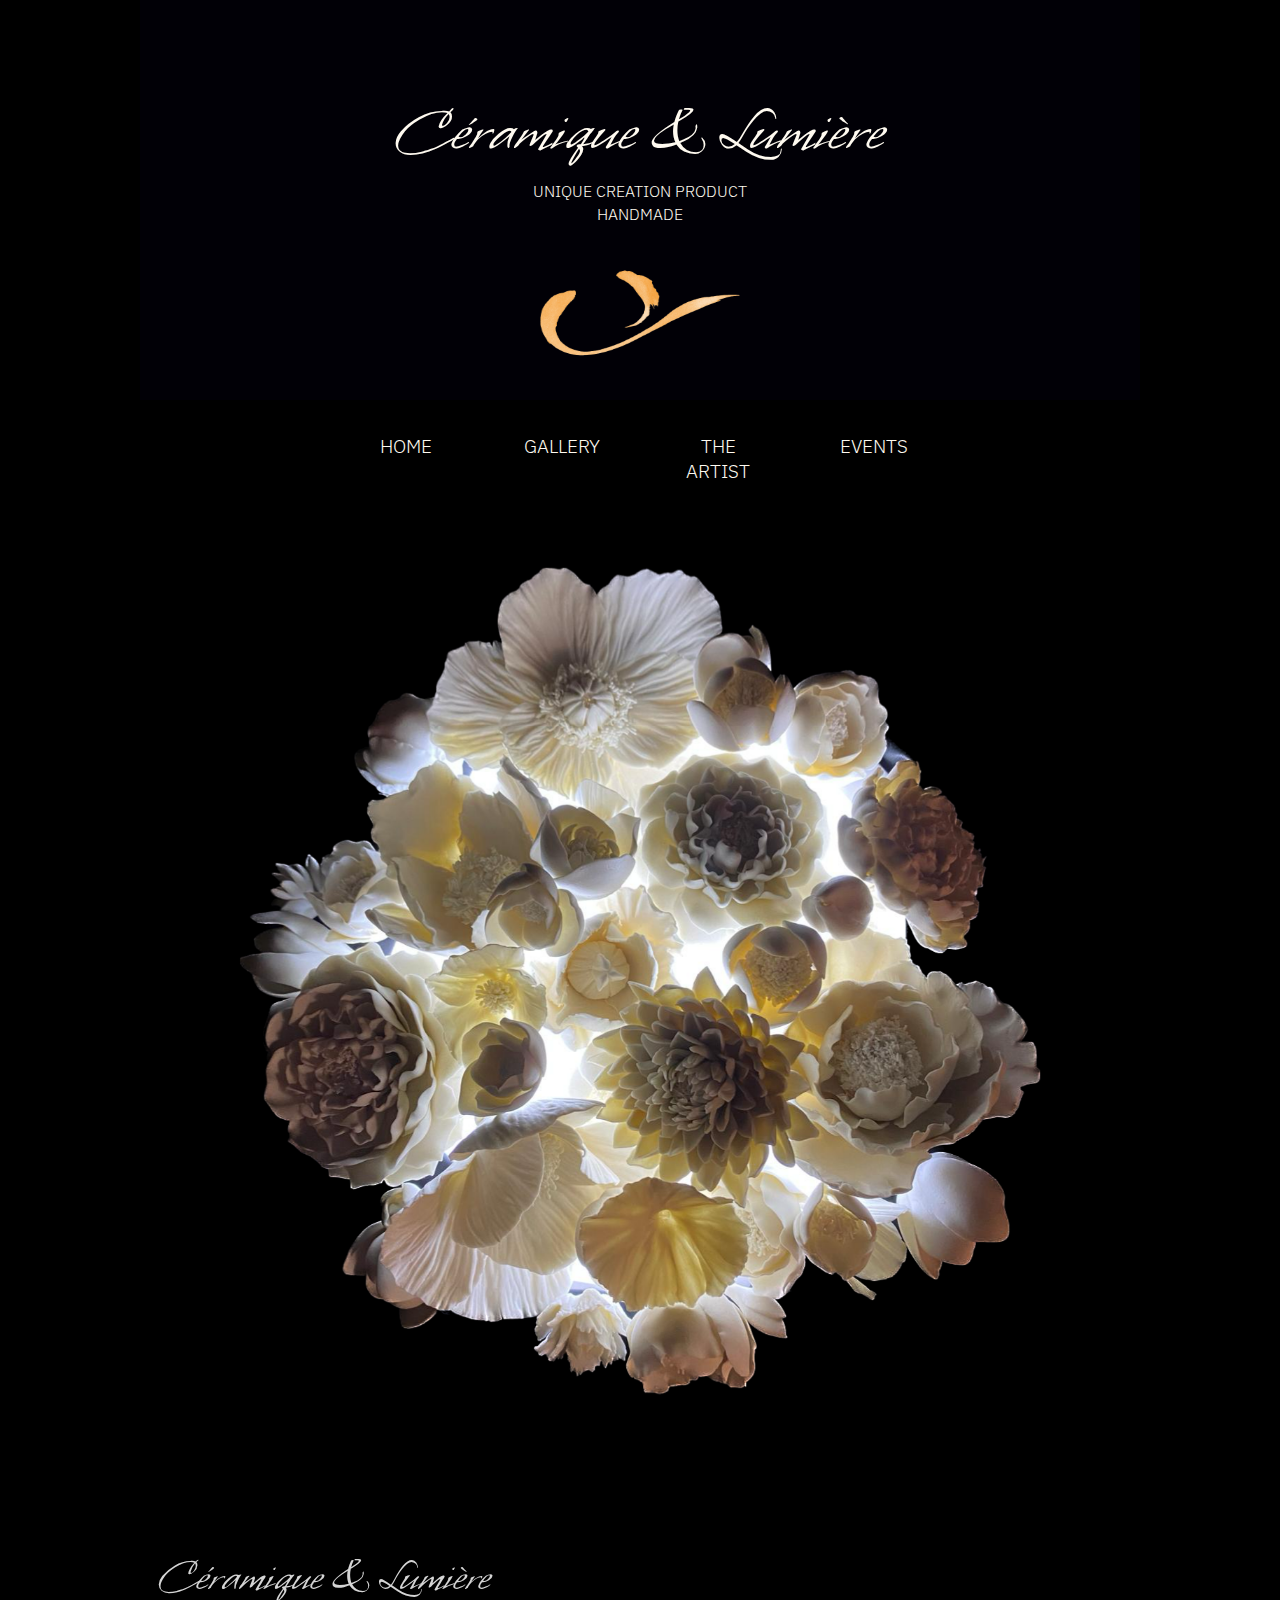
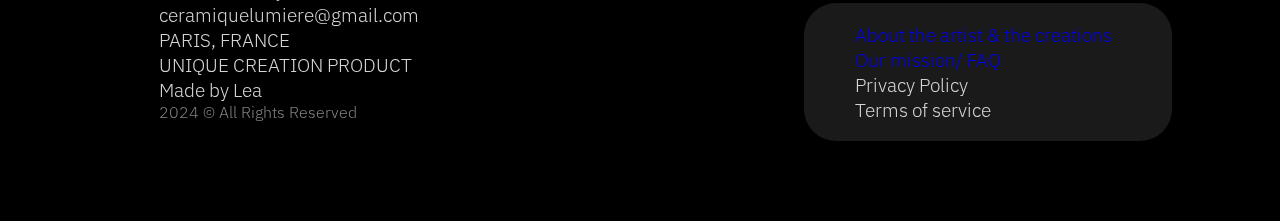
<file: index.html>
<!DOCTYPE html>
<html lang="en">
  <head>
    <!--(Universal Character Set + Transformation Format—8-bit)-->
    <meta charset="UTF-8">

    <!--writting font title-->
    <link rel="preconnect" href="https://fonts.googleapis.com">
    <link rel="preconnect" href="https://fonts.gstatic.com" crossorigin>
    <link href="https://fonts.googleapis.com/css2?family=Whisper&display=swap" rel="stylesheet">
    <!--font-awesome cdn-->
    <link rel="stylesheet" href="https://cdnjs.cloudflare.com/ajax/libs/font-awesome/6.5.2/css/all.min.css" integrity="sha512-SnH5WK+bZxgPHs44uWIX+LLJAJ9/2PkPKZ5QiAj6Ta86w+fsb2TkcmfRyVX3pBnMFcV7oQPJkl9QevSCWr3W6A==" crossorigin="anonymous" referrerpolicy="no-referrer" />
    <!--link to CSS-->
    <link rel="stylesheet" type="text/css" href="website.css"> 
    <script src="script.js" defer></script> 
    <!--logo icon to browser tab-->
    <link rel="shortcut icon" type="x-icon" href="photos/240610_ logo_1.png">
    
    <title>CL- Ceramique & Lumiere</title>
  </head>

<body>

  <header>
    <div class="header">
      <div class="inner_header">
        <div class="logo_container">
          <h1 style="text-align: center;">Céramique & Lumière</h1> 
          <p>UNIQUE CREATION PRODUCT</p>
          <p>HANDMADE</p>
          <li><a href="index.html"><img src="photos/240610_ logo_1.png" alt></a></li>
        </div> 
      </div>      
    </div>
  </header>
  <!--navigation bar below-->
  <div class="menu_navbar">
    <ul>
      <li><a href="index.html">HOME</a></li>
      <li><a href="gallery.html">GALLERY</a></li>
      <li><a href="artist.html">THE ARTIST</a></li>
      <li><a href="events.html">EVENTS</a>
    </ul>    
  </div>


  <div class="image-container">
    <img src="photos/IMG_6064[1175].PNG" alt="Gallery Image" class="center">
    <div class="overlay">
      <a href="gallery.html" class="text">View Gallery</a>
    </div>
  </div>


  <footer id="footer">
    <div class="col col1">
      <h3>Céramique & Lumière</h3>
      <p>ceramiquelumiere@gmail.com</p>
      <p>PARIS, FRANCE</p>
      <p>UNIQUE CREATION PRODUCT</p>
      <p>Made by Lea</p>

      <ul class="socials">
        <li><a href="https://www.instagram.com/ceramiquelumiere/"><i class="fa-brands fa-instagram"></i></a></li>
      </ul>
      
      <p style="color: #818181; font-size: smaller">2024 © All Rights Reserved</p>
    </div>
    <div class="col col2">
      <li><a href="artist.html">About the artist & the creations</a></li>
      <li><a href="FAQ.html">Our mission/ FAQ</a></li>
      <p>Privacy Policy</p>
      <p>Terms of service</p>
    </div>
    <div class="backdrop"></div>
  </footer>




  
</body>




</html>
</file>
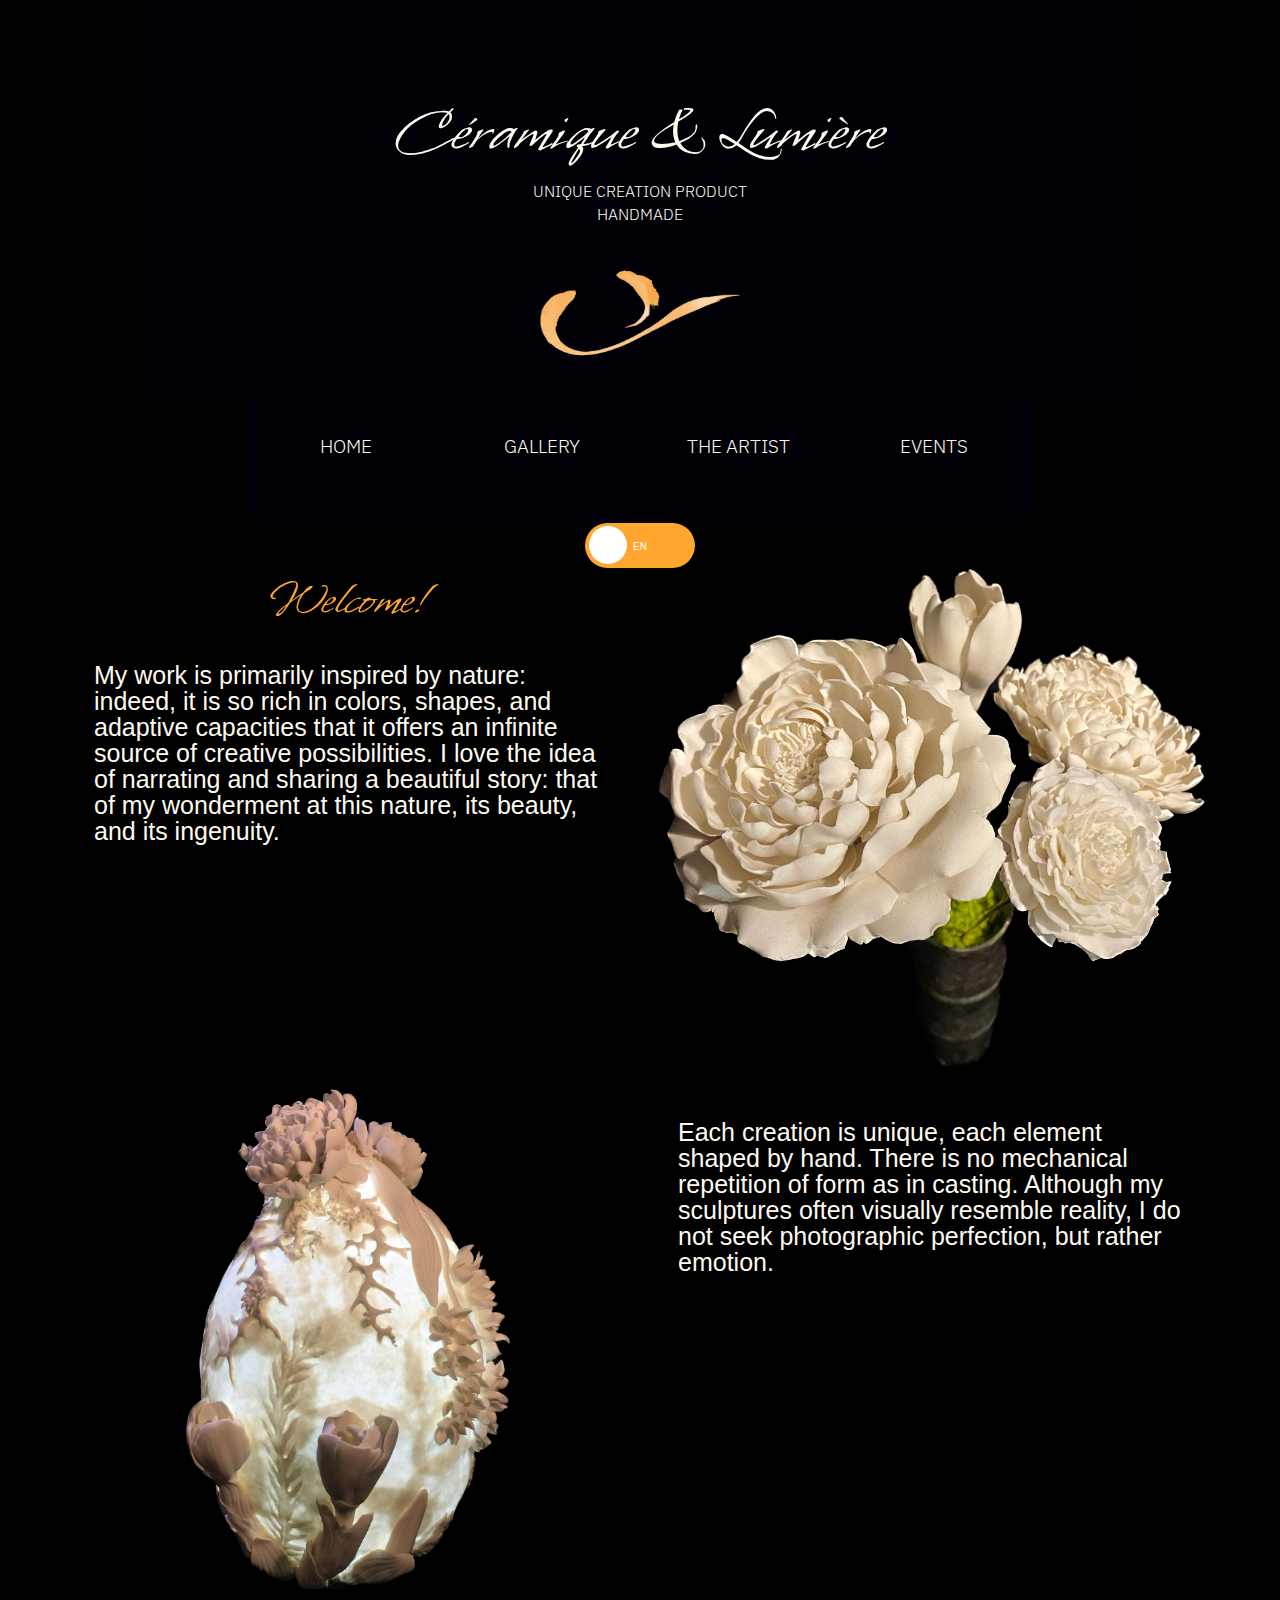
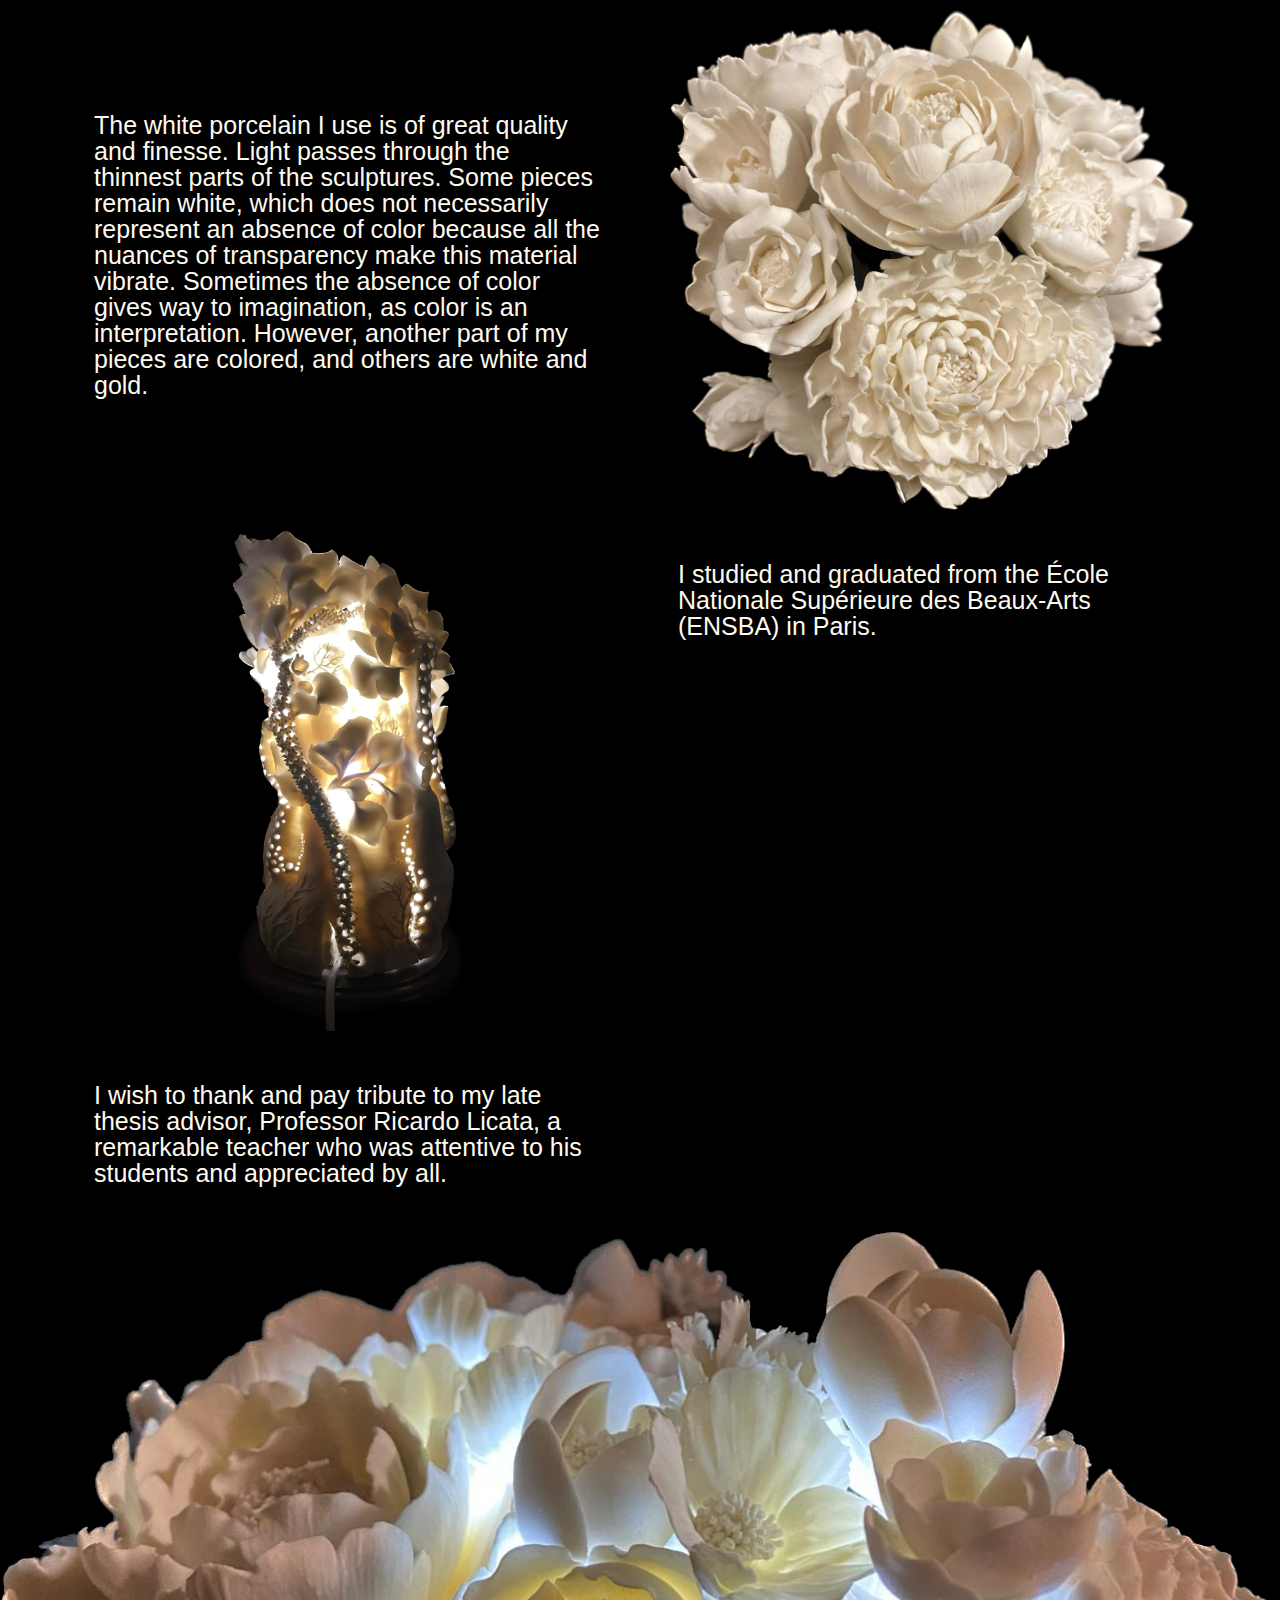
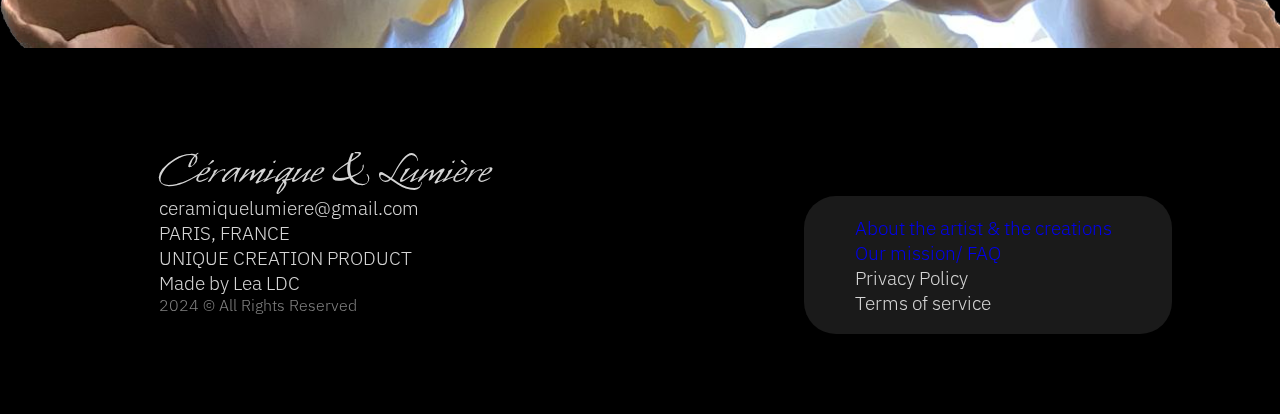
<file: artist.html>
<!DOCTYPE html>
<html lang="en">
  <head>
    <!--(Universal Character Set + Transformation Format—8-bit)-->
    <meta charset="UTF-8">

    <!--writting font title-->

    <link rel="preconnect" href="https://fonts.googleapis.com">
    <link rel="preconnect" href="https://fonts.gstatic.com" crossorigin>
    <link href="https://fonts.googleapis.com/css2?family=Whisper&display=swap" rel="stylesheet">
    <!--font-awesome cdn-->
    <link rel="stylesheet" href="https://cdnjs.cloudflare.com/ajax/libs/font-awesome/6.5.2/css/all.min.css" integrity="sha512-SnH5WK+bZxgPHs44uWIX+LLJAJ9/2PkPKZ5QiAj6Ta86w+fsb2TkcmfRyVX3pBnMFcV7oQPJkl9QevSCWr3W6A==" crossorigin="anonymous" referrerpolicy="no-referrer" />
    <!--link to CSS-->
    <link rel="stylesheet" type="text/css" href="artist.css"> 
    <script src="script.js" defer></script> 
    <!--logo icon to browser tab-->
    <link rel="shortcut icon" type="x-icon" href="photos/240610_ logo_1.png">
    
    <title>CL- Ceramique & Lumiere</title>
  </head>



<body>

  <header>
    <div class="header">
      <div class="inner_header">
        <div class="logo_container">
          <h1 style="text-align: center;">Céramique & Lumière</h1> 
          <p>UNIQUE CREATION PRODUCT</p>
          <p>HANDMADE</p>
          <li><a href="index.html"><img src="photos/240610_ logo_1.png" alt></a></li>
        </div> 
      </div>      
    </div>
  </header>

  <!--navigation bar below-->
  <div class="menu_navbar">
    <ul>
      <li><a href="index.html">HOME</a></li>
      <li><a href="gallery.html">GALLERY</a></li>
      <li><a href="artist.html">THE ARTIST</a></li>
      <li><a href="events.html">EVENTS</a>
      </li>
    </ul>    
  </div>





  <label class="switch">
    <input type="checkbox" id="togBtn">
    <div class="slider round">
      <span language='on' class="on">FR</span>
      <span language='off' class="off">EN</span>
    </div>
  </label>
  
  <div class="grid_container">

    <div class="item">
      <ul class="nav-items">
        <div class="content">
          <h2 class="translate" data-tkey="title">Welcome!</h2>
          <p class="translate" data-tkey="para-01">My work is primarily inspired by nature: <br>
          indeed, it is so rich in colors, shapes, and adaptive capacities that it offers an infinite source of creative possibilities. I love the idea of narrating and sharing a beautiful story: that of my wonderment at this nature, its beauty, and its ingenuity.</p>
        </div>
      </ul>
    </div>

    <div class="item">
      <img src="photos/IMG_6054[1165].PNG" alt="">
    </div>


    <div class="item">
      <img src="photos/IMG_6055[1167].PNG" alt="">
    </div>

    <div class="item"><ul class="nav-items">
        <div class="content">
          <p class="translate" data-tkey="para-02">Each creation is unique, each element shaped by hand. There is no mechanical repetition of form as in casting. Although my sculptures often visually resemble reality, I do not seek photographic perfection, but rather emotion.</p>
        </div>
      </ul>
    </div>


    <div class="item_text">
      <ul class="nav-items">
        <div class="content">
          <p class="translate" data-tkey="para-03">The white porcelain I use is of great quality and finesse. Light passes through the thinnest parts of the sculptures.
          Some pieces remain white, which does not necessarily represent an absence of color because all the nuances of transparency make this material vibrate.
          Sometimes the absence of color gives way to imagination, as color is an interpretation.
          However, another part of my pieces are colored, and others are white and gold.</p>
        </div>
      </ul>
    </div>

    <div class="item_image">
      <img src="photos/IMG_6061[1171].PNG" alt="">
    </div>


    <div class="item">
      <img src="photos/IMG_6056[1169].PNG" alt="">
    </div>

    <div class="item">
      <ul class="nav-items">
        <div class="content">
          <p class="translate" data-tkey="para-04">I studied and graduated from the École Nationale Supérieure des Beaux-Arts (ENSBA) in Paris.</p>
        </div>
      </ul>
    </div>



    <div class="item">
      <ul class="nav-items">
        <div class="content">
          <p class="translate" data-tkey="para-05">I wish to thank and pay tribute to my late thesis advisor, Professor Ricardo Licata, a remarkable teacher who was attentive to his students and appreciated by all.</p>
        </div>
      </ul>
    </div>


  </div>



<div class="last-img">
  <img src="photos/IMG_6072[1201].PNG" alt="">
</div>





<footer id="footer">
  <div class="col col1">
    <h3>Céramique & Lumière</h3>
    <p>ceramiquelumiere@gmail.com</p>
    <p>PARIS, FRANCE</p>
    <p>UNIQUE CREATION PRODUCT</p>
    <p>Made by Lea LDC</p>

    <ul class="socials">
      <li><a href="https://www.instagram.com/ceramiquelumiere/"><i class="fa-brands fa-instagram"></i></a></li>
    </ul>
    
    <p style="color: #818181; font-size: smaller">2024 © All Rights Reserved</p>
  </div>
  <div class="col col2">
    <li><a href="artist.html">About the artist & the creations</a></li>
    <li><a href="FAQ.html">Our mission/ FAQ</a></li>
    <p>Privacy Policy</p>
    <p>Terms of service</p>
  </div>
  <div class="backdrop"></div>
</footer>

</body>




</html>
</file>
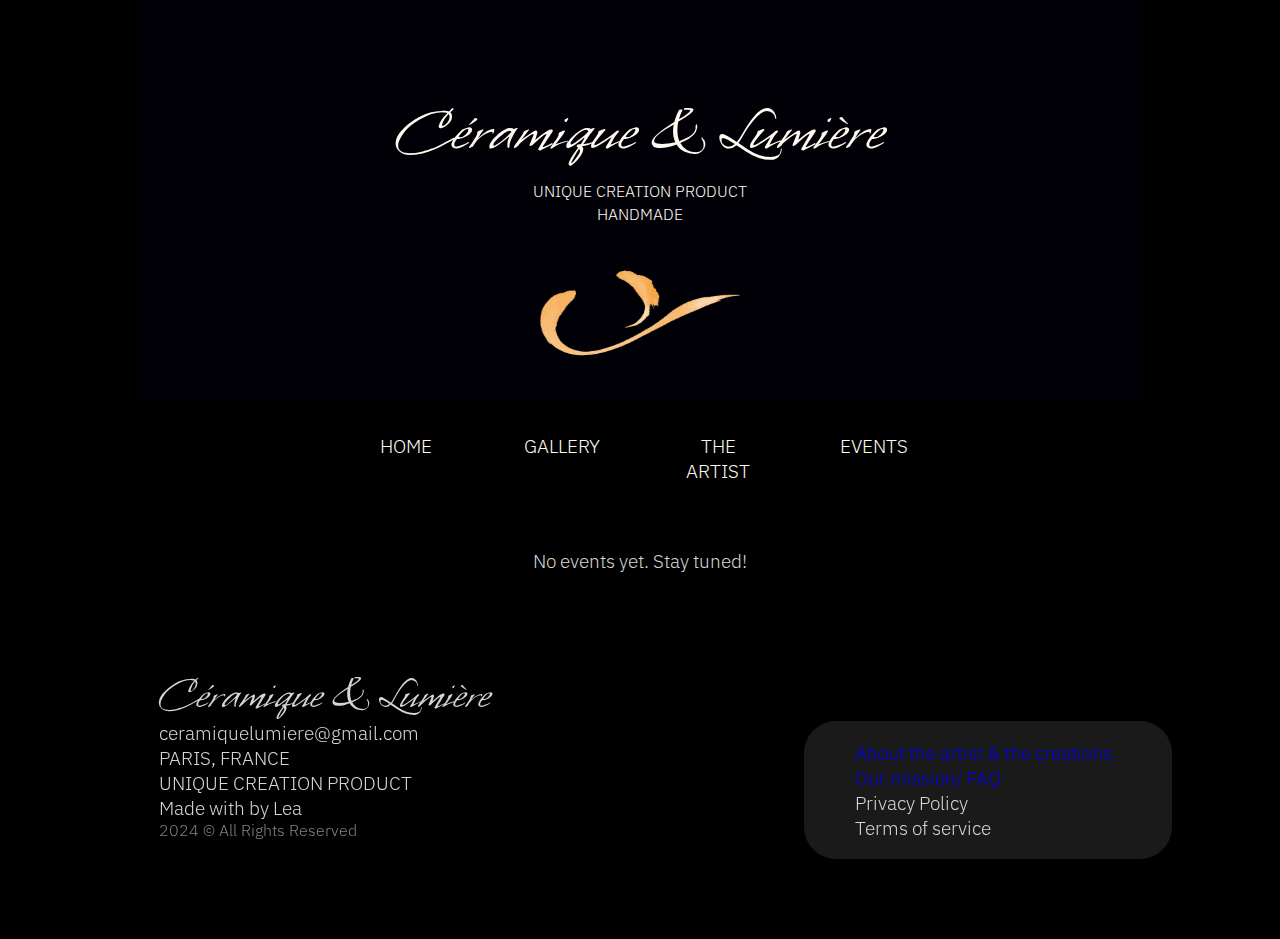
<file: events.html>
<!DOCTYPE html>
<html lang="en">
  <head>
<!--(Universal Character Set + Transformation Format—8-bit)-->
    <meta charset="UTF-8"

<!--writting font title-->

    <link rel="preconnect" href="https://fonts.googleapis.com">
    <link rel="preconnect" href="https://fonts.gstatic.com" crossorigin>
    <link href="https://fonts.googleapis.com/css2?family=Whisper&display=swap" rel="stylesheet">
    <!--font-awesome cdn-->
    <link rel="stylesheet" href="https://cdnjs.cloudflare.com/ajax/libs/font-awesome/6.5.2/css/all.min.css" integrity="sha512-SnH5WK+bZxgPHs44uWIX+LLJAJ9/2PkPKZ5QiAj6Ta86w+fsb2TkcmfRyVX3pBnMFcV7oQPJkl9QevSCWr3W6A==" crossorigin="anonymous" referrerpolicy="no-referrer" />
    <!--link to CSS-->
    <link rel="stylesheet" type="text/css" href="events.css"> 
    <script src="script.js" defer></script> 
    
    <title>CL- Ceramique & Lumiere</title>
  </head>

<body>

  <header>
    <div class="header">
      <div class="inner_header">
        <div class="logo_container">
          <h1 style="text-align: center;">Céramique & Lumière</h1> 
          <p>UNIQUE CREATION PRODUCT</p>
          <p>HANDMADE</p>
          <li><a href="index.html"><img src="photos/240610_ logo_1.png" alt></a></li>
        </div> 
      </div>      
    </div>
  </header>
  <!--navigation bar below-->
  <div class="menu_navbar">
    <ul>
      <li><a href="index.html">HOME</a></li>
      <li><a href="gallery.html">GALLERY</a></li>
      <li><a href="artist.html">THE ARTIST</a></li>
      <li><a href="events.html">EVENTS</a>
    </ul>    
  </div>


<p>No events yet. Stay tuned!</p>


<footer id="footer">
  <div class="col col1">
    <h3>Céramique & Lumière</h3>
    <p>ceramiquelumiere@gmail.com</p>
    <p>PARIS, FRANCE</p>
    <p>UNIQUE CREATION PRODUCT</p>
    <p>Made with by Lea</p>

    <ul class="socials">
      <li><a href="https://www.instagram.com/ceramiquelumiere/"><i class="fa-brands fa-instagram"></i></a></li>
    </ul>
    
    <p style="color: #818181; font-size: smaller">2024 © All Rights Reserved</p>
  </div>
  <div class="col col2">
    <li><a href="artist.html">About the artist & the creations</a></li>
    <li><a href="FAQ.html">Our mission/ FAQ</a></li>
    <p>Privacy Policy</p>
    <p>Terms of service</p>
  </div>
  <div class="backdrop"></div>
</footer>
</body>




</html>
</file>
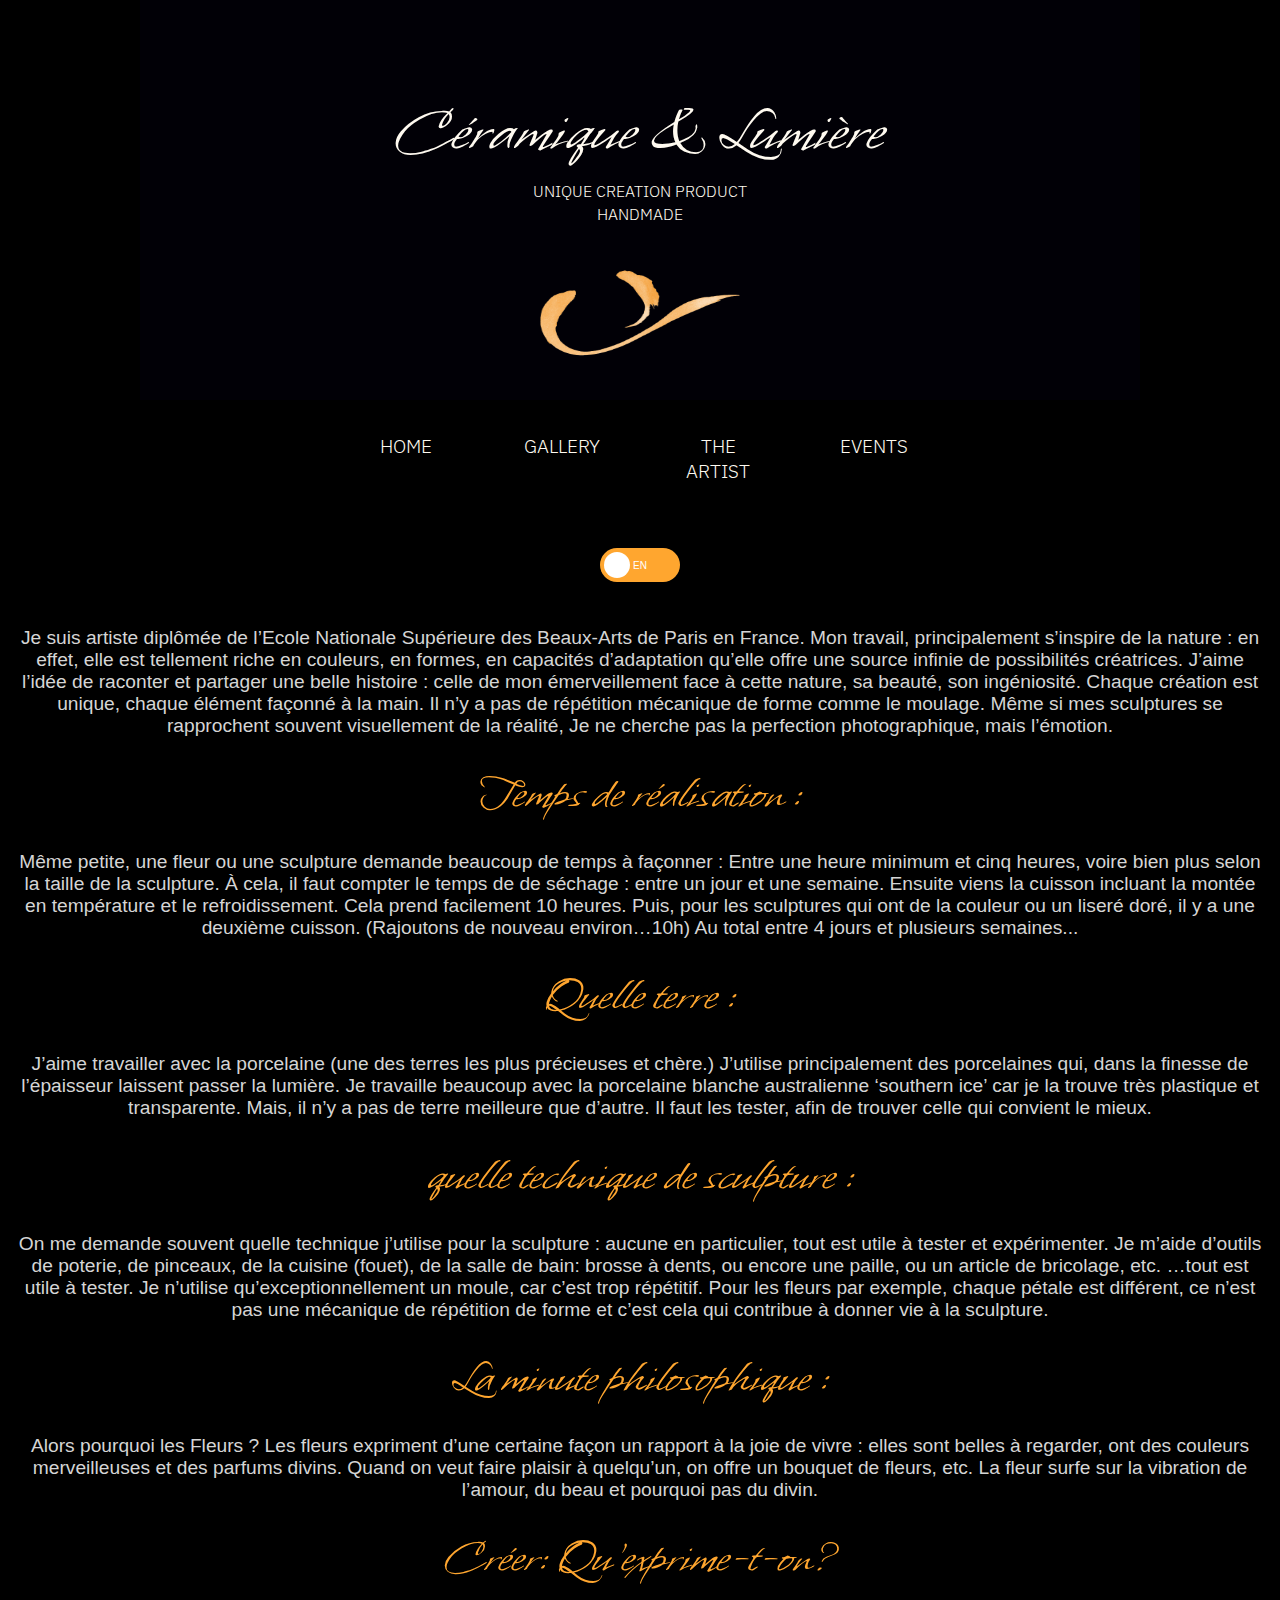
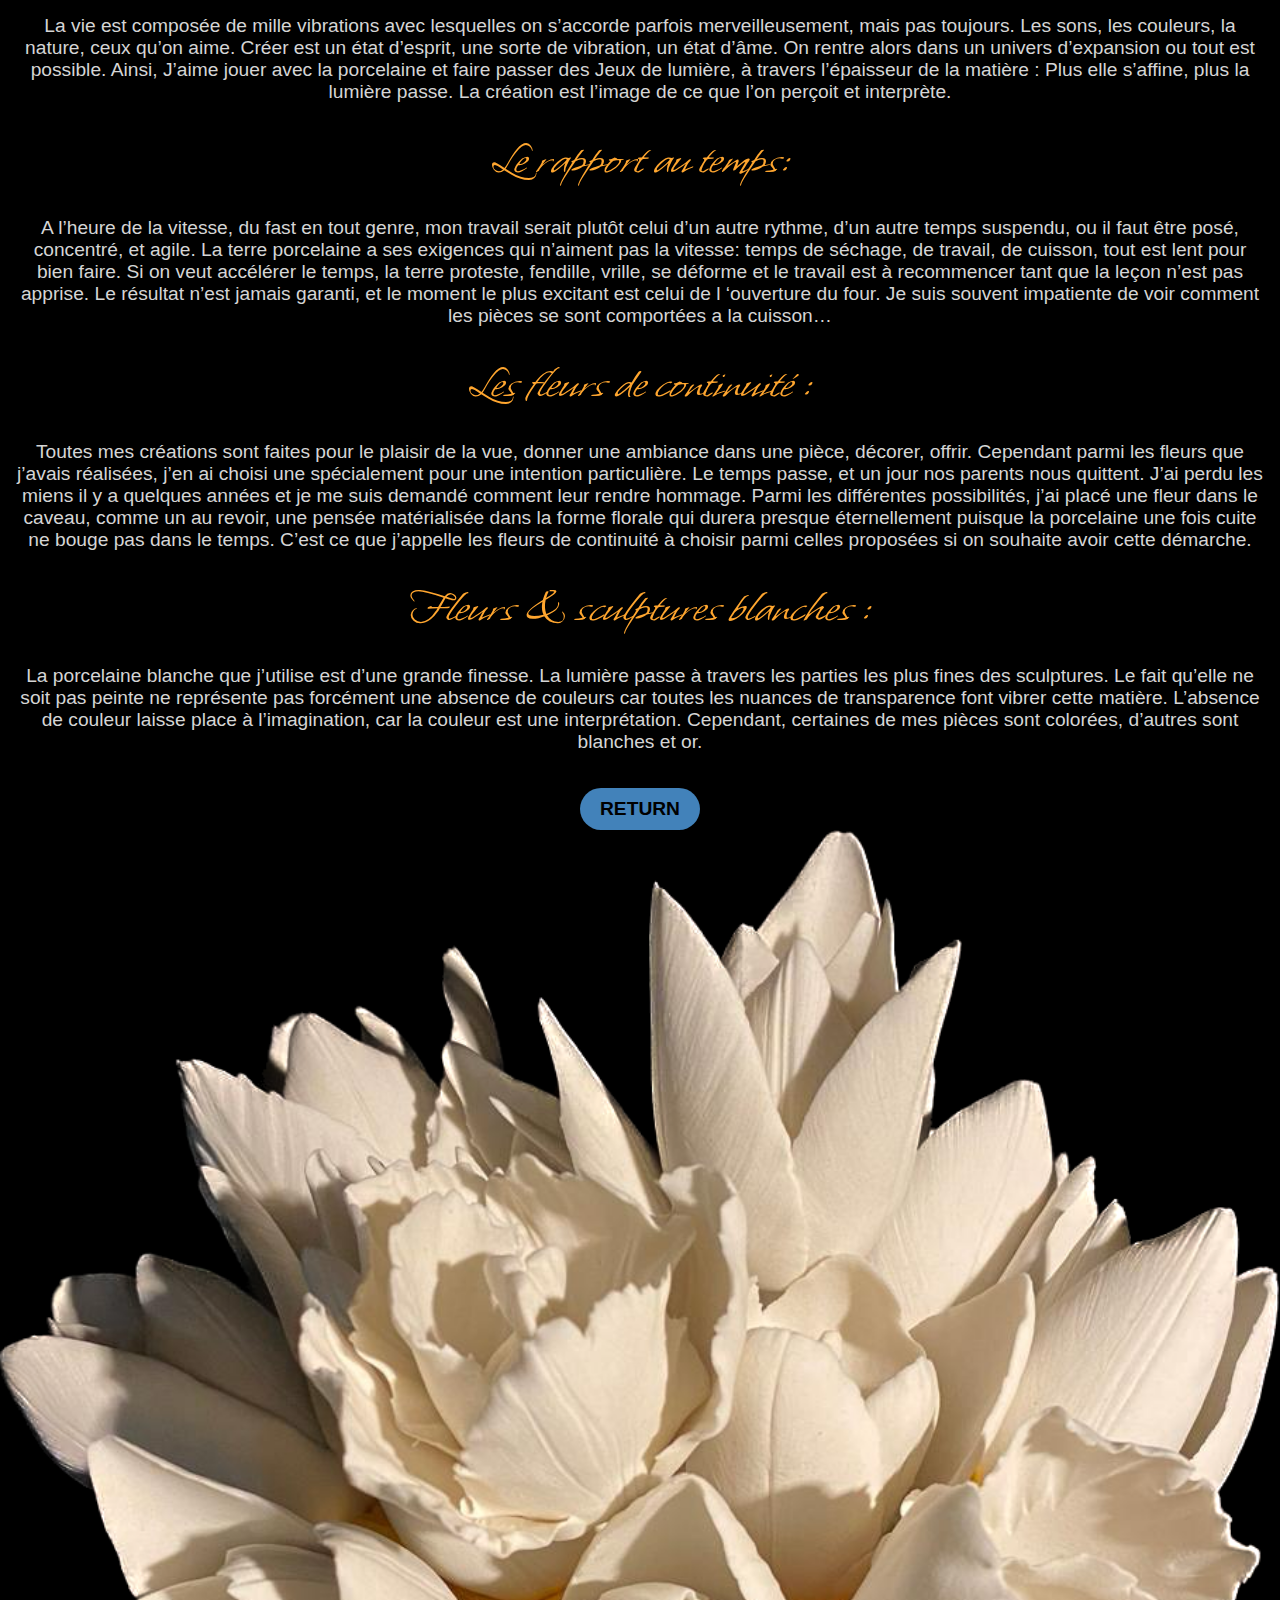
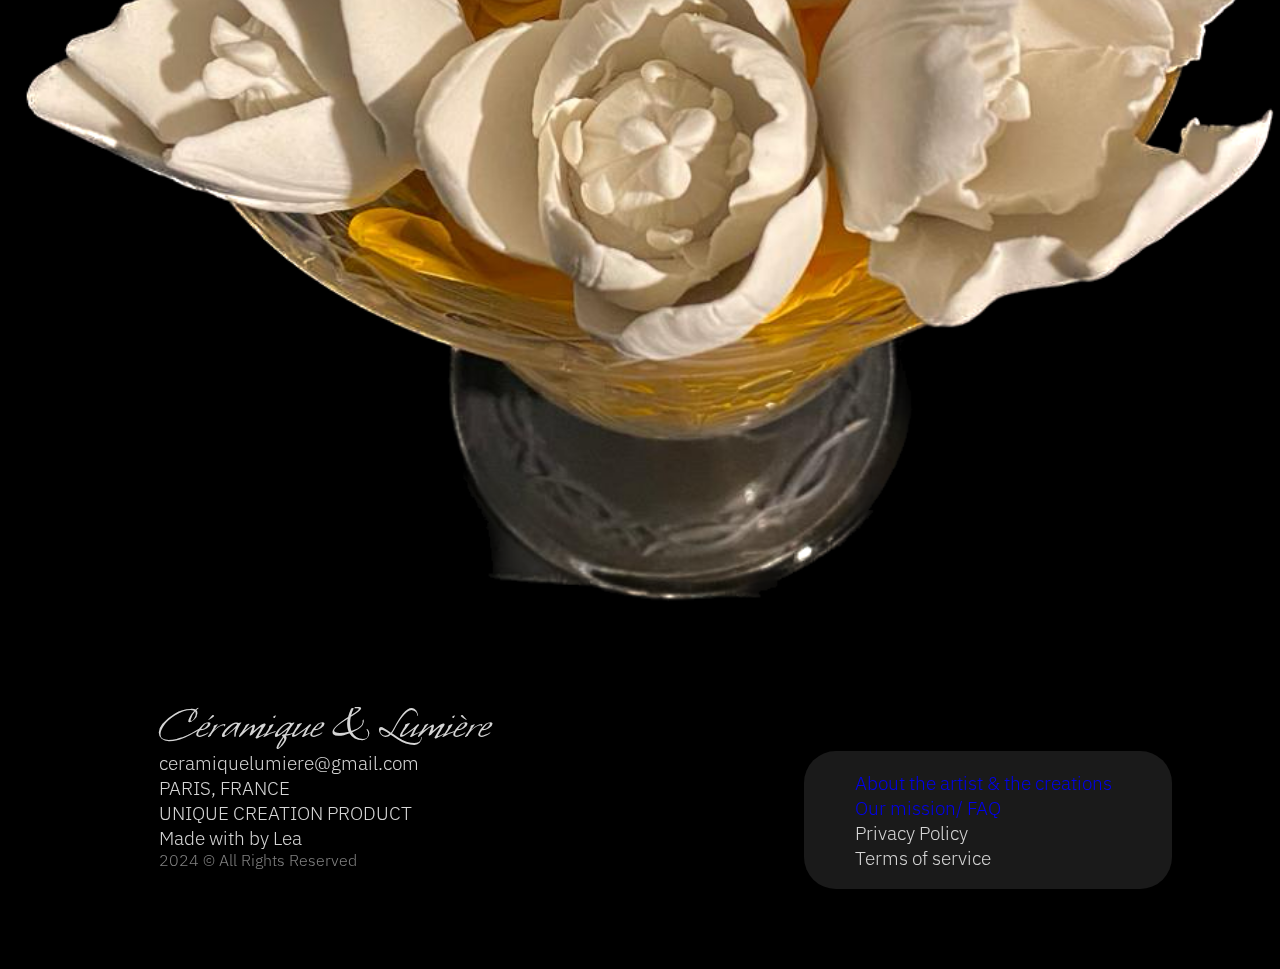
<file: FAQ.html>
<!DOCTYPE html>
<html lang="en">
  <head>
<!--(Universal Character Set + Transformation Format—8-bit)-->
    <meta charset="UTF-8"

<!--writting font title-->

    <link rel="preconnect" href="https://fonts.googleapis.com">
    <link rel="preconnect" href="https://fonts.gstatic.com" crossorigin>
    <link href="https://fonts.googleapis.com/css2?family=Whisper&display=swap" rel="stylesheet">
    <!--font-awesome cdn-->
    <link rel="stylesheet" href="https://cdnjs.cloudflare.com/ajax/libs/font-awesome/6.5.2/css/all.min.css" integrity="sha512-SnH5WK+bZxgPHs44uWIX+LLJAJ9/2PkPKZ5QiAj6Ta86w+fsb2TkcmfRyVX3pBnMFcV7oQPJkl9QevSCWr3W6A==" crossorigin="anonymous" referrerpolicy="no-referrer" />
    <!--link to CSS-->
    <link rel="stylesheet" type="text/css" href="FAQ.css"> 
    <script src="script.js" defer></script> 
    <!--logo icon to browser tab-->
    <link rel="shortcut icon" type="x-icon" href="photos/240610_ logo_1.png">
    
    <title>CL- Ceramique & Lumiere</title>
  </head>

<body>

  <header>
    <div class="header">
      <div class="inner_header">
        <div class="logo_container">
          <h1 style="text-align: center;">Céramique & Lumière</h1> 
          <p>UNIQUE CREATION PRODUCT</p>
          <p>HANDMADE</p>
          <li><a href="index.html"><img src="photos/240610_ logo_1.png" alt></a></li>
        </div> 
      </div>      
    </div>
  </header>
  <!--navigation bar below-->
  <div class="menu_navbar">
    <ul>
      <li><a href="index.html">HOME</a></li>
      <li><a href="gallery.html">GALLERY</a></li>
      <li><a href="artist.html">THE ARTIST</a></li>
      <li><a href="events.html">EVENTS</a>
    </ul>    
  </div>


<label class="switch">
  <input type="checkbox" id="togBtn">
  <div class="slider round">
    <span language='on' class="on">FR</span>
    <span language='off' class="off">EN</span>
  </div>
</label>

<div class="FAQ">
  <div class="item"><ul class="nav-items">
    <div class="content">
      <p class="translate" data-tkey="para-10">Je suis artiste diplômée de l’Ecole Nationale Supérieure des Beaux-Arts de Paris en France.
        Mon travail, principalement s’inspire de la nature : en effet, elle est tellement riche en couleurs, en formes, en capacités d’adaptation qu’elle offre une source infinie de possibilités créatrices. J’aime l’idée de raconter et partager une belle histoire : celle de mon émerveillement face à cette nature, sa beauté, son ingéniosité.
        
        Chaque création est unique, chaque élément façonné à la main. Il n’y a pas de répétition mécanique de forme comme le moulage. 
        Même si mes sculptures se rapprochent souvent visuellement de la réalité, Je ne cherche pas la perfection photographique, mais l’émotion.
      </p>
    </div>
  </ul>
</div>

  <div class="item"><ul class="nav-items">
    <div class="content">
      <h1 class="translate" data-tkey="para-11">Temps de réalisation :</h1>
    </div>
  </ul>
  </div>

  <div class="item"><ul class="nav-items">
    <div class="content">
      <p class="translate" data-tkey="para-12">Même petite, une fleur ou une sculpture demande beaucoup de temps à façonner :
        Entre une heure minimum et cinq heures, voire bien plus selon la taille de la sculpture. 
        À cela, il faut compter le temps de de séchage : entre un jour et une semaine. 
        Ensuite viens la cuisson incluant la montée en température et le refroidissement. Cela prend facilement 10 heures. 
        Puis, pour les sculptures qui ont de la couleur ou un liseré doré, il y a une deuxième cuisson. (Rajoutons de nouveau environ…10h)
        Au total entre 4 jours et plusieurs semaines...
        </p>
    </div>
  </ul>
  </div>

  <div class="item"><ul class="nav-items">
    <div class="content">
      <h1 class="translate" data-tkey="para-13">Quelle terre :</h1>
    </div>
  </ul>
  </div>

  <div class="item"><ul class="nav-items">
    <div class="content">
      <p class="translate" data-tkey="para-14"> J’aime travailler avec la porcelaine (une des terres les plus précieuses et chère.) J’utilise principalement des porcelaines qui, dans la finesse de l’épaisseur laissent passer la lumière.  
      Je travaille beaucoup avec la porcelaine blanche australienne ‘southern ice’ car je la trouve très plastique et transparente.
      Mais, il n’y a pas de terre meilleure que d’autre. Il faut les tester, afin de trouver celle qui convient le mieux. 
      </p>
    </div>
  </ul>
  </div>

  <div class="item"><ul class="nav-items">
    <div class="content">
      <h1 class="translate" data-tkey="para-15">quelle technique de sculpture :</h1>
    </div>
  </ul>
  </div>

  <div class="item"><ul class="nav-items">
    <div class="content">
      <p class="translate" data-tkey="para-16"> On me demande souvent quelle technique j’utilise pour la sculpture : aucune en particulier, tout est utile à tester et expérimenter. 
        Je m’aide d’outils de poterie, de pinceaux, de la cuisine (fouet), de la salle de bain: brosse à dents,  ou encore une paille, ou un article de bricolage, etc. …tout est utile à tester. 
        Je n’utilise qu’exceptionnellement un moule, car c’est trop répétitif.  Pour les fleurs par exemple, chaque pétale est différent, ce n’est pas une mécanique de répétition de forme et c’est cela qui contribue à donner vie à la sculpture. 
        </p>
    </div>
  </ul>
  </div>

  <div class="item"><ul class="nav-items">
    <div class="content">
      <h1 class="translate" data-tkey="para-17">La minute philosophique :</h1>
    </div>
  </ul>
  </div>

  <div class="item"><ul class="nav-items">
    <div class="content">
      <p class="translate" data-tkey="para-18">Alors pourquoi les Fleurs ?
      Les fleurs expriment d’une certaine façon un rapport à la joie de vivre : elles sont belles à regarder, ont des couleurs merveilleuses et des parfums divins. Quand on veut faire plaisir à quelqu’un, on offre un bouquet de fleurs, etc. 
      La fleur surfe sur la vibration de l’amour, du beau et pourquoi pas du divin. 
        </p>
    </div>
  </ul>
  </div>

  <div class="item"><ul class="nav-items">
    <div class="content">
      <h1 class="translate" data-tkey="para-19">Créer: Qu’exprime-t-on?</h1>
    </div>
  </ul>
  </div>

  <div class="item"><ul class="nav-items">
    <div class="content">
      <p class="translate" data-tkey="para-20">La vie est composée de mille vibrations avec lesquelles on s’accorde parfois merveilleusement, mais pas toujours. 
      Les sons, les couleurs, la nature, ceux qu’on aime. 
      Créer est un état d’esprit, une sorte de vibration, un état d’âme. 
      On rentre alors dans un univers d’expansion ou tout est possible.
      Ainsi, J’aime jouer avec la porcelaine et faire passer des Jeux de lumière, à travers l’épaisseur de la matière : Plus elle s’affine, plus la lumière passe. 
      La création est l’image de ce que l’on perçoit et interprète.
      </p>
    </div>
  </ul>
  </div>

  <div class="item"><ul class="nav-items">
    <div class="content">
      <h1 class="translate" data-tkey="para-21">Le rapport au temps:</h1>
    </div>
  </ul>
  </div>

  <div class="item"><ul class="nav-items">
    <div class="content">
      <p class="translate" data-tkey="para-22">A l’heure de la vitesse, du fast en tout genre, mon travail serait plutôt celui d’un autre rythme, d’un autre temps suspendu, ou il faut être posé, concentré, et agile. 
        La terre porcelaine a ses exigences qui n’aiment pas la vitesse: temps de séchage, de travail, de cuisson, tout est lent pour bien faire. Si on veut accélérer le temps, la terre proteste, fendille, vrille, se déforme et le travail est à recommencer tant que la leçon n’est pas apprise.
        Le résultat n’est jamais garanti, et le moment le plus excitant est celui de l ‘ouverture du four. Je suis souvent impatiente de voir comment les pièces se sont  comportées a la cuisson…
        </p>
    </div>
  </ul>
  </div>

  <div class="item"><ul class="nav-items">
    <div class="content">
      <h1 class="translate" data-tkey="para-23">Les fleurs de continuité :</h1>
    </div>
  </ul>
  </div>

  <div class="item"><ul class="nav-items">
    <div class="content">
      <p class="translate" data-tkey="para-24">Toutes mes créations sont faites pour le plaisir de la vue, donner une ambiance dans une pièce, décorer, offrir. 
      Cependant parmi les fleurs que j’avais réalisées, j’en ai choisi une spécialement pour une intention particulière. 
      Le temps passe, et un jour nos parents nous quittent. J’ai perdu les miens il y a quelques années et je me suis demandé comment leur rendre hommage. Parmi les différentes possibilités, j’ai placé une fleur dans le caveau, comme un au revoir, une pensée matérialisée dans la forme florale qui durera presque éternellement puisque la porcelaine une fois cuite ne bouge pas dans le temps. C’est ce que j’appelle les fleurs de continuité à choisir parmi celles proposées si on souhaite avoir cette démarche. 
      </p>
    </div>
  </ul>
  </div>

  <div class="item"><ul class="nav-items">
    <div class="content">
      <h1 class="translate" data-tkey="para-25">Fleurs & sculptures blanches :</h1>
    </div>
  </ul>
  </div>

  <div class="item"><ul class="nav-items">
    <div class="content">
      <p class="translate" data-tkey="para-26"> La porcelaine blanche que j’utilise est d’une grande finesse. La lumière passe à travers les parties les plus fines des sculptures.
      Le fait qu’elle ne soit pas peinte ne représente pas forcément une absence de couleurs car toutes les nuances de transparence font vibrer cette matière.
      L’absence de couleur laisse place à l’imagination, car la couleur est une interprétation.
      Cependant, certaines de mes pièces sont colorées, d’autres sont blanches et or.
      </p>
    </div>
  </ul>
  </div>

  </div>

  <div class="button-container">
    <div class="button">
        <a href="website.html">RETURN</a>
    </div>
</div>

  <div class="last-img"><img src="photos/IMG_6065[1189].PNG" alt=""></div>




  <footer id="footer">
    <div class="col col1">
      <h3>Céramique & Lumière</h3>
      <p>ceramiquelumiere@gmail.com</p>
      <p>PARIS, FRANCE</p>
      <p>UNIQUE CREATION PRODUCT</p>
      <p>Made with by Lea</p>

      <ul class="socials">
        <li><a href="https://www.instagram.com/ceramiquelumiere/"><i class="fa-brands fa-instagram"></i></a></li>
      </ul>
      
      <p style="color: #818181; font-size: smaller">2024 © All Rights Reserved</p>
    </div>
    <div class="col col2">
      <li><a href="artist.html">About the artist & the creations</a></li>
      <li><a href="FAQ.html">Our mission/ FAQ</a></li>
      <p>Privacy Policy</p>
      <p>Terms of service</p>
    </div>
    <div class="backdrop"></div>
  </footer>
</body>
</html>
</file>
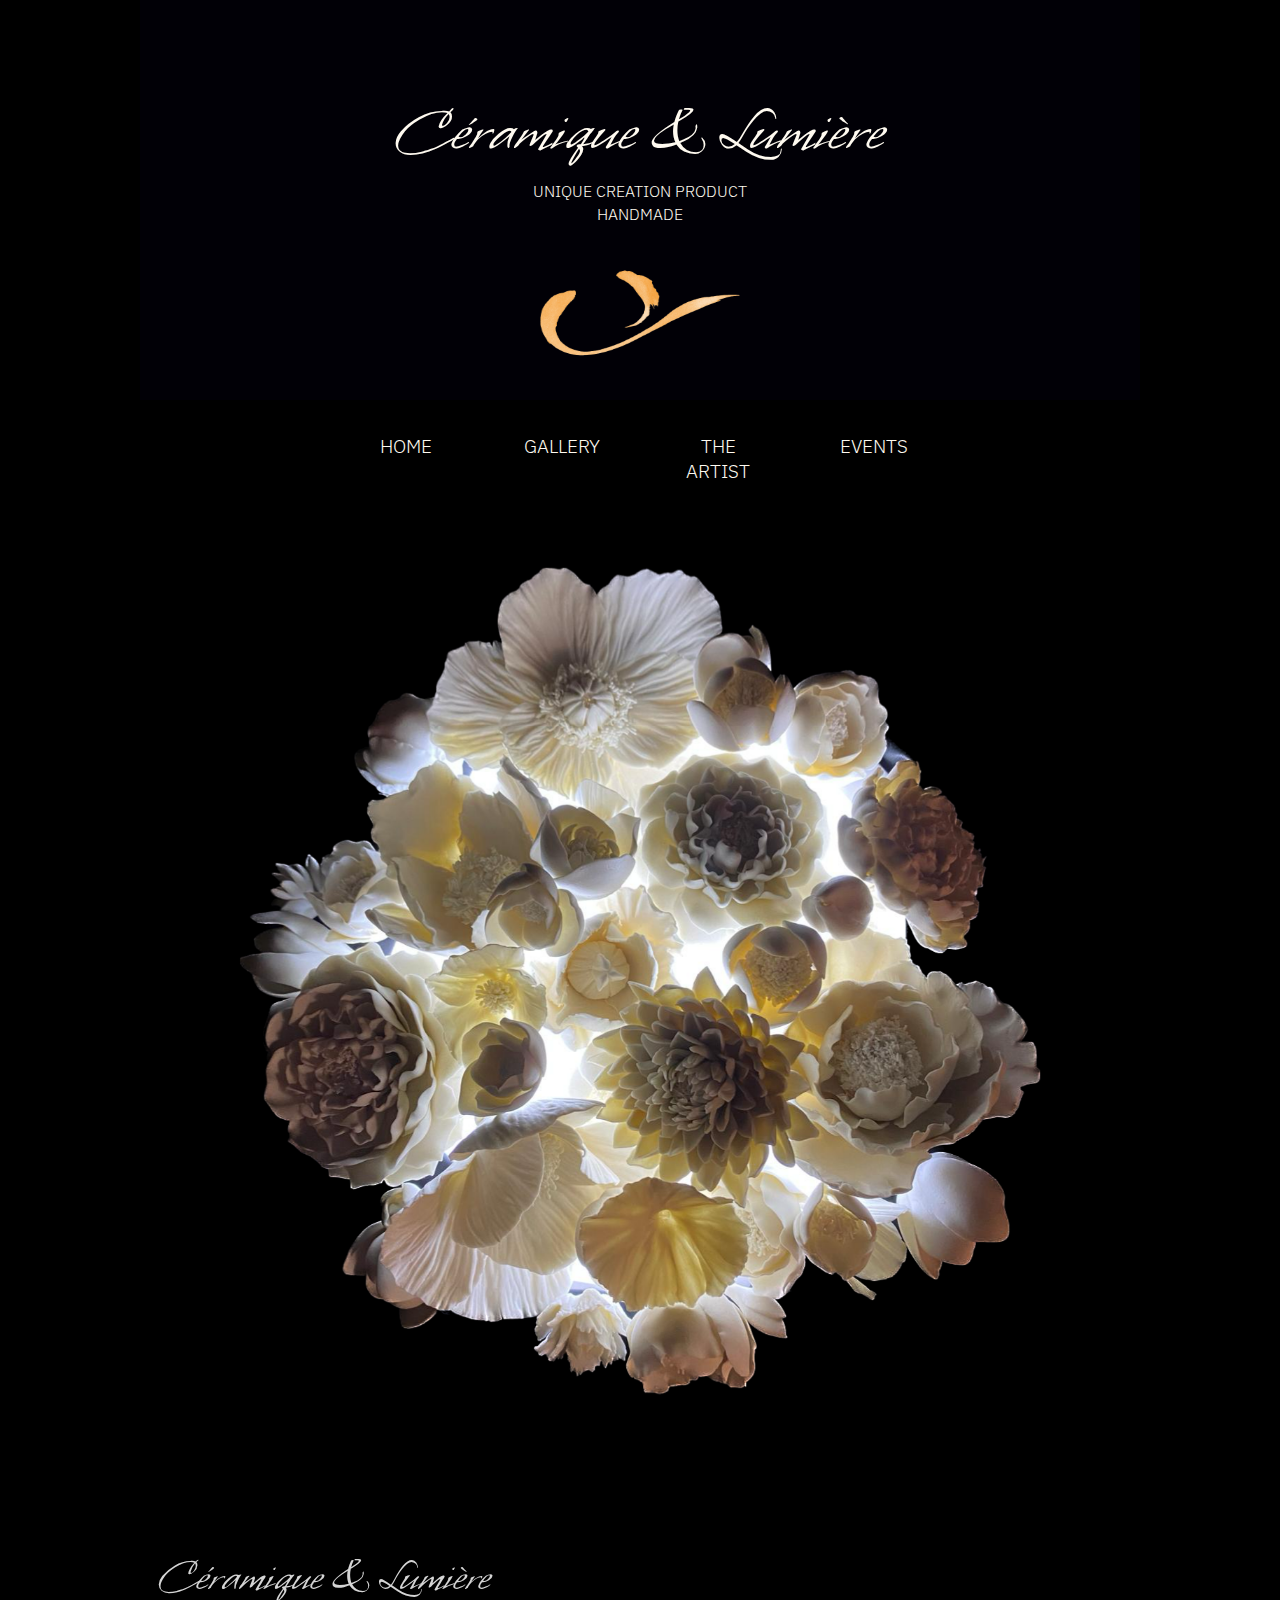
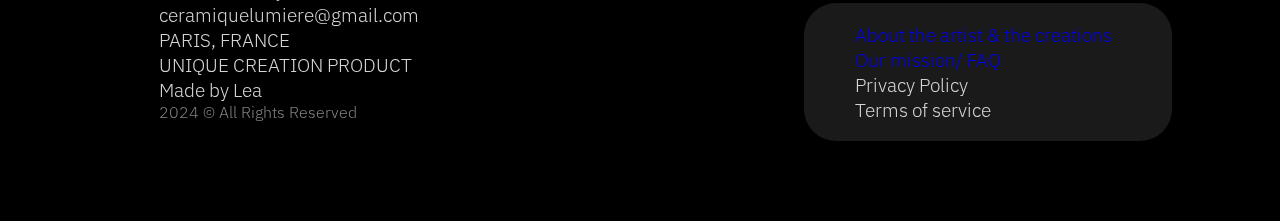
<file: website.html>
<!DOCTYPE html>
<html lang="en">
  <head>
    <!--(Universal Character Set + Transformation Format—8-bit)-->
    <meta charset="UTF-8">

    <!--writting font title-->
    <link rel="preconnect" href="https://fonts.googleapis.com">
    <link rel="preconnect" href="https://fonts.gstatic.com" crossorigin>
    <link href="https://fonts.googleapis.com/css2?family=Whisper&display=swap" rel="stylesheet">
    <!--font-awesome cdn-->
    <link rel="stylesheet" href="https://cdnjs.cloudflare.com/ajax/libs/font-awesome/6.5.2/css/all.min.css" integrity="sha512-SnH5WK+bZxgPHs44uWIX+LLJAJ9/2PkPKZ5QiAj6Ta86w+fsb2TkcmfRyVX3pBnMFcV7oQPJkl9QevSCWr3W6A==" crossorigin="anonymous" referrerpolicy="no-referrer" />
    <!--link to CSS-->
    <link rel="stylesheet" type="text/css" href="website.css"> 
    <script src="script.js" defer></script> 
    <!--logo icon to browser tab-->
    <link rel="shortcut icon" type="x-icon" href="photos/240610_ logo_1.png">
    
    <title>CL- Ceramique & Lumiere</title>
  </head>

<body>

  <header>
    <div class="header">
      <div class="inner_header">
        <div class="logo_container">
          <h1 style="text-align: center;">Céramique & Lumière</h1> 
          <p>UNIQUE CREATION PRODUCT</p>
          <p>HANDMADE</p>
          <li><a href="website.html"><img src="photos/240610_ logo_1.png" alt></a></li>
        </div> 
      </div>      
    </div>
  </header>
  <!--navigation bar below-->
  <div class="menu_navbar">
    <ul>
      <li><a href="website.html">HOME</a></li>
      <li><a href="gallery.html">GALLERY</a></li>
      <li><a href="artist.html">THE ARTIST</a></li>
      <li><a href="events.html">EVENTS</a>
    </ul>    
  </div>


  <div class="image-container">
    <img src="photos/IMG_6064[1175].PNG" alt="Gallery Image" class="center">
    <div class="overlay">
      <a href="gallery.html" class="text">View Gallery</a>
    </div>
  </div>


  <footer id="footer">
    <div class="col col1">
      <h3>Céramique & Lumière</h3>
      <p>ceramiquelumiere@gmail.com</p>
      <p>PARIS, FRANCE</p>
      <p>UNIQUE CREATION PRODUCT</p>
      <p>Made by Lea</p>

      <ul class="socials">
        <li><a href="https://www.instagram.com/ceramiquelumiere/"><i class="fa-brands fa-instagram"></i></a></li>
      </ul>
      
      <p style="color: #818181; font-size: smaller">2024 © All Rights Reserved</p>
    </div>
    <div class="col col2">
      <li><a href="artist.html">About the artist & the creations</a></li>
      <li><a href="FAQ.html">Our mission/ FAQ</a></li>
      <p>Privacy Policy</p>
      <p>Terms of service</p>
    </div>
    <div class="backdrop"></div>
  </footer>




  
</body>




</html>
</file>
<file: website.css>
@import url("https://fonts.googleapis.com/css?family=IBM%20Plex%20Sans:500|IBM%20Plex%20Sans:300");

:root {
  --m: 4rem;
}

* {
  margin: 0;
  padding: 0;
  list-style: none;
  text-decoration: none;
  box-sizing: border-box;
  scroll-behavior: smooth;
}


body {
  background-color: black;
  font-family: "IBM Plex Sans";
  font-weight: 300;

  display: flex;
  flex-direction: column;
  align-items: center;

  padding: 0;
  margin: 0;
  color: #d5d5d5;
  font-size: calc(0.3 * var(--m));
  min-height: 100vh;

  overflow-x: hidden;   /* hides horizontal scrollbar */
}

h2 {
  font-weight: 500;
  text-align: center;
  font-size: var(--m);
  margin: 0;
}

h3 {
  font-weight: 500;
  font-size: calc(0.6 * var(--m));
  margin: 0;
}

.header{
  width: 100%;
  height: 400px;
  background-color: #010006;
  display: flex;
  align-items: center;
  justify-content: center;
  flex-direction: column;
  text-align: center;
}


.inner_header{
   width: 1000px;
   height: 100%;
   display: block;
   margin: 0 auto;
   background-color: transparent;
   align-items: center;
   justify-content: center;
   flex-direction: column;
   text-align: center;
   margin-top: 90px;
}


.logo_container{
   height: 100%;
   display: table;
   margin: 0 auto;
   
}
.logo_container h1{
   color: rgb(255,250,240);
   font-family: "Whisper", cursive;
   font-weight: 400;
   font-style: normal;
   text-align: center;
   align-items: center;
   font-size: 70px;
}
.logo_container p{
   max-width: 500px;
   margin: 5px auto;
   line-height: 18px;
   font-size: 16px;
   color: rgb(255,250,240);
}
.logo_container img{
   width: 200px;
   height: 170px;
   object-fit: fill;
}


.menu_navbar{
  background: transparent;
  text-align: center;
}
.menu_navbar ul{
  display: inline-flex;
  list-style: none;
  text-align: center;
}
.menu_navbar a{
  transition: color .6s ease;
}
.menu_navbar ul :hover a{
  color: aqua;
}
.menu_navbar ul li {
  width: 120px;
  margin: 18px;
  padding: 15px;
  margin-bottom: 50px;
}
.menu_navbar ul li a{
  text-decoration: none;
  color: rgb(255,250,240);
}
.menu_navbar ul li:hover{
  background: transparent;
}




.center {
    display: block;
    margin-left: auto;
    margin-right: auto;
    width: 70%;
    margin-top: 20px;
    margin-bottom: 60px;
    transition: transform 0.5s ease;
}

.image-container {
    position: sticky;
    top: 25px;
    display: inline-block;
}

.image-container:hover .center {
    transform: scale(1.05);
}

.overlay {
    position: absolute;
    top: 0;
    bottom: 0;
    left: 0;
    right: 0;
    height: 100%;
    width: 100%;
    opacity: 0;
    transition: opacity 1s ease;
    background-color: rgba(0,0,0,0.5);
}

.image-container:hover .overlay {
    opacity: 1;
}

.text {
    color: white;
    font-size: 20px;
    font-family: Arial, sans-serif;
    position: absolute;
    top: 50%;
    left: 50%;
    transform: translate(-50%, -50%);
    text-align: center;
}







footer {
    z-index: 500;
    width: 100%;
  
    display: flex;
    flex-direction: row;
    justify-content: space-evenly;
    align-items: flex-end;
    padding: 5rem 2vw;
    position: relative;
    margin-top: auto; /* Push footer to the bottom of the page */
  }
  footer h3{
    font-size: 3rem;
    text-transform: capitalize;
    line-height: 3rem;
    font-family: "Whisper", cursive;
    font-weight: 400;
    font-style: normal;
  }
  
  .socials{
    list-style: none;
    display: flex;
    align-items: center;
  }
  
  .socials a{
    text-decoration: none;
    color: rgb(255,204,51);
  }
  .socials a i{
    font-size: 2.5rem;
    transition: color .4s ease;
  }
  .socials a:hover i{
    color: aqua;
  }
  
  footer::before {
    content: "";
    position: absolute;
    inset: 0;
    background: linear-gradient(
      rgba(0, 0, 0, 0) 5%,
      rgba(0, 0, 0, 0.3) 20%,
      rgba(0, 0, 0, 0.6) 30%,
      rgba(0, 0, 0, 0.8) 40%,
      rgba(0, 0, 0, 1) 50%,
      rgb(0, 0, 0)
    );
    z-index: -7;
  }
  
  .backdrop {
    z-index: -5;
    position: absolute;
    inset: 0;
  
    backdrop-filter: blur(40px);
    -webkit-backdrop-filter: blur(40px);
  
    mask-image: linear-gradient(
      rgba(0, 0, 0, 0),
      rgba(0, 0, 0, 0.5) 10%,
      rgba(0, 0, 0, 0.8) 20%,
      rgba(0, 0, 0, 1) 30%,
      rgb(0, 0, 0)
    );
  
    -webkit-mask-image: linear-gradient(
      rgba(0, 0, 0, 0),
      rgba(0, 0, 0, 0.5) 10%,
      rgba(0, 0, 0, 0.8) 20%,
      rgba(0, 0, 0, 1) 30%,
      rgb(0, 0, 0)
    );
  }
  
  .col {
    flex-direction: column;
    align-items: center;
    justify-content: center;
    padding: calc(0.3 * var(--m)) calc(0.8 * var(--m));
    width: 50%;
  }
  
  .col2 {
    background-color:rgba(255, 255, 255, 0.1);
    border-radius: calc(0.5 * var(--m));
    width: 30%;
  }
  
  
  
  @media screen and (max-width: 1000px) {
    :root {
      --m: 3rem;
    }
  }
  
  @media screen and (max-width: 700px) {
    footer {
      flex-direction: column;
      padding: 9rem 1vw;
    }
    .col {
      width: 100%;
    }
  }
  


::-webkit-scrollbar{
    width: 5px;
  }
  ::-webkit-scrollbar-thumb{
background: linear-gradient(transparent,aqua,transparent);
border-radius: 6px;
  }
</file>
<file: artist.css>
@import url("https://fonts.googleapis.com/css?family=IBM%20Plex%20Sans:500|IBM%20Plex%20Sans:300");

:root {
  --m: 4rem;
}

* {
  margin: 0;
  padding: 0;
  list-style: none;
  text-decoration: none;
  box-sizing: border-box;

  scroll-behavior: smooth;
}


body {
  background-color: black;
  font-family: "IBM Plex Sans";
  font-weight: 300;

  display: flex;
  flex-direction: column;
  align-items: center;

  padding: 0;
  margin: 0;
  color: #d5d5d5;
  font-size: calc(0.3 * var(--m));
  min-height: 100vh;


  overflow-x: hidden; /* Hide horizontal scrollbar */
}

h2 {
  font-weight: 500;
  text-align: center;
  font-size: var(--m);
  margin: 0;
}

h3 {
  font-weight: 500;
  font-size: calc(0.6 * var(--m));
  margin: 0;
}

.header{
  width: 100%;
  height: 400px;
  background-color: #010006;
  display: flex;
  align-items: center;
  justify-content: center;
  flex-direction: column;
  text-align: center;
}


.inner_header{
  width: 1000px;
  height: 100%;
  display: block;
  margin: 0 auto;
  background-color: transparent;
  align-items: center;
  justify-content: center;
  flex-direction: column;
  text-align: center;
  margin-top: 90px;
}


.logo_container{
  height: 100%;
  display: table;
  margin: 0 auto;
  
}
.logo_container h1{
  color: rgb(255,250,240);
  font-family: "Whisper", cursive;
  font-weight: 400;
  font-style: normal;
  text-align: center;
  align-items: center;
  font-size: 70px;
}
.logo_container p{
  max-width: 500px;
  margin: 5px auto;
  line-height: 18px;
  font-size: 16px;
  color: rgb(255,250,240);
}
.logo_container img{
  width: 200px;
  height: 170px;
  object-fit: fill;
}

.menu_navbar{
  background: #010006;
  text-align: center;
  position: relative;
}
.menu_navbar ul{
  display: inline-flex;
  list-style: none;
  text-align: center;
}
.menu_navbar a{
  transition: color .6s ease;
}
.menu_navbar ul :hover a{
  color: aqua;
}
.menu_navbar ul li {
  width: 160px;
  margin: 18px;
  padding: 15px;
  margin-bottom: 50px;
}
.menu_navbar ul li a{
  text-decoration: none;
  color: rgb(255,250,240);
}
.menu_navbar ul li:hover{
  background: transparent;
}



.switch {
  position: relative;
  display: inline-block;
  width: 110px;
  height: 45px;
} 
.switch input {
  display: none;
}

.slider {
  position: absolute;
  cursor: pointer;
  top: 0;
  left: 0;
  right: 0;
  bottom: 0;
  background-color: #FFA62F;
  -webkit-transition: .4s;
  transition: .4s;
} 
.slider:before {
  position: absolute;
  content: "";
  height: 38px;
  width: 38px;
  left: 4px;
  bottom: 4px;
  background-color: white;
  -webkit-transition: .4s;
  transition: .4s;
}

input:checked+.slider {
  background-color: #5AB2FF;
}
  
input:checked+.slider:before {
  -webkit-transform: translateX(26px);
  -ms-transform: translateX(26px);
  transform: translateX(64px);
}

.slider {
  border-radius: 34px;
}
.slider:before {
  border-radius: 50%;
}
  
.on {
  display: none;
}  
.on,.off {
  color: white;
  position: absolute;
  transform: translate(-50%, -50%);
  top: 50%;
  left: 50%;
  font-size: 10px;
  font-family: Verdana, sans-serif;
}
  
input:checked+.slider .on {
    display: block;
  }
input:checked+.slider .off {
    display: none;
  }

.content{
  color: rgb(255,250,240);
}
.content h2{
  font-family: "Whisper", cursive;
  font-weight: 400;
  font-style: normal;
  font-style: normal;
  text-align: center;
  align-items: center;
  font-size: 50px;
  color: #FFA62F;
}
.content p{
  font-family: 'Segoe UI', Tahoma, Geneva, Verdana, sans-serif;
  font-weight: 300;
  font-style: normal;
  text-align: left;
  align-items: center;
  font-size: 25px;
  margin: 30px;
  padding-bottom: 15px;
  line-height: 26px;
}


  
  
.grid_container{
  width: 90%;
  max-width: 1170px;
  margin: 0 auto;
  display: grid;
  grid-template-columns: repeat(2, 1fr);
  grid-gap: 1rem;
}

.grid_container .item_text{
  display: flex;
  align-items: center;
}

.grid_container .item_image{
  overflow: hidden;
}

.grid_container img{
  width: 100%;
  height: 500px;
  object-fit:contain;
}
  

  
.last-img {
  position: sticky;
  top: 285px;
  width: 100vw; /* Full viewport width */
  overflow: hidden;
}

.last-img img {
  width: 100%;
  height: auto; /* Maintain aspect ratio */
  display: block; /* Remove bottom space in some browsers */
}



footer {
  z-index: 500;
  width: 100%;

  display: flex;
  flex-direction: row;
  justify-content: space-evenly;
  align-items: flex-end;
  padding: 5rem 2vw;
  position: relative;
  margin-top: auto; /* Push footer to the bottom of the page */
}
footer h3{
  font-size: 3rem;
  text-transform: capitalize;
  line-height: 3rem;
  font-family: "Whisper", cursive;
  font-weight: 400;
  font-style: normal;
}

.socials{
  list-style: none;
  display: flex;
  align-items: center;
}

.socials a{
  text-decoration: none;
  color: rgb(255,204,51);
}
.socials a i{
  font-size: 2.5rem;
  transition: color .4s ease;
}
.socials a:hover i{
  color: aqua;
}

footer::before {
  content: "";
  position: absolute;
  inset: 0;
  background: linear-gradient(
    rgba(0, 0, 0, 0) 5%,
    rgba(0, 0, 0, 0.3) 20%,
    rgba(0, 0, 0, 0.6) 30%,
    rgba(0, 0, 0, 0.8) 40%,
    rgba(0, 0, 0, 1) 50%,
    rgb(0, 0, 0)
  );
  z-index: -7;
}

.backdrop {
  z-index: -5;
  position: absolute;
  inset: 0;

  backdrop-filter: blur(40px);
  -webkit-backdrop-filter: blur(40px);

  mask-image: linear-gradient(
    rgba(0, 0, 0, 0),
    rgba(0, 0, 0, 0.5) 10%,
    rgba(0, 0, 0, 0.8) 20%,
    rgba(0, 0, 0, 1) 30%,
    rgb(0, 0, 0)
  );

  -webkit-mask-image: linear-gradient(
    rgba(0, 0, 0, 0),
    rgba(0, 0, 0, 0.5) 10%,
    rgba(0, 0, 0, 0.8) 20%,
    rgba(0, 0, 0, 1) 30%,
    rgb(0, 0, 0)
  );
}

.col {
  flex-direction: column;
  align-items: center;
  justify-content: center;
  padding: calc(0.3 * var(--m)) calc(0.8 * var(--m));
  width: 50%;
}

.col2 {
  background-color:rgba(255, 255, 255, 0.1);
  border-radius: calc(0.5 * var(--m));
  width: 30%;
}



@media screen and (max-width: 1000px) {
  :root {
    --m: 3rem;
  }
}

@media screen and (max-width: 700px) {
  footer {
    flex-direction: column;
    padding: 9rem 1vw;
  }
  .col {
    width: 100%;
  }
}

 
@media (max-width:991px){
  .grid_container .item_text{
    padding-left: 0;
  }
}

@media screen and (max-width: 768px) {
  .grid_container {
    grid-template-columns: 1fr;
  }
  .logo_container h1 {
    font-size: 50px;
  }
  .logo_container p {
    font-size: 14px;
  }
}

@media screen and (max-width: 480px) {
  .menu_navbar ul {
    flex-direction: column;
  }

  .menu_navbar ul li {
    line-height: 50px;
  }

  .logo_container h1 {
    font-size: 35px;
  }
}







::-webkit-scrollbar{
  width: 5px;
}
::-webkit-scrollbar-thumb{
background: linear-gradient(transparent,aqua,transparent);
border-radius: 6px;
}
</file>
<file: events.css>
@import url("https://fonts.googleapis.com/css?family=IBM%20Plex%20Sans:500|IBM%20Plex%20Sans:300");

:root {
  --m: 4rem;
}

* {
  margin: 0;
  padding: 0;
  list-style: none;
  text-decoration: none;
  box-sizing: border-box;
  scroll-behavior: smooth;
}


body {
  background-color: black;
  font-family: "IBM Plex Sans";
  font-weight: 300;

  display: flex;
  flex-direction: column;
  align-items: center;

  padding: 0;
  margin: 0;
  color: #d5d5d5;
  font-size: calc(0.3 * var(--m));
  min-height: 100vh;

  overflow-x: hidden;   /* hides horizontal scrollbar */
}

h2 {
  font-weight: 500;
  text-align: center;
  font-size: var(--m);
  margin: 0;
}

h3 {
  font-weight: 500;
  font-size: calc(0.6 * var(--m));
  margin: 0;
}

.header{
   width: 100%;
   height: 400px;
   background-color: #010006;
   display: flex;
   align-items: center;
   justify-content: center;
   flex-direction: column;
   text-align: center;
}


.inner_header{
    width: 1000px;
    height: 100%;
    display: block;
    margin: 0 auto;
    background-color: transparent;
    align-items: center;
    justify-content: center;
    flex-direction: column;
    text-align: center;
    margin-top: 90px;
}


.logo_container{
    height: 100%;
    display: table;
    margin: 0 auto;
    
}
.logo_container h1{
    color: rgb(255,250,240);
    font-family: "Whisper", cursive;
    font-weight: 400;
    font-style: normal;
    text-align: center;
    align-items: center;
    font-size: 70px;
}
.logo_container p{
    max-width: 500px;
    margin: 5px auto;
    line-height: 18px;
    font-size: 16px;
    color: rgb(255,250,240);
}
.logo_container img{
    width: 200px;
    height: 170px;
    object-fit: fill;
}

.menu_navbar{
    background: transparent;
    text-align: center;
}
.menu_navbar ul{
    display: inline-flex;
    list-style: none;
    text-align: center;
}
.menu_navbar a{
    transition: color .6s ease;
}
.menu_navbar ul :hover a{
    color: aqua;
}
.menu_navbar ul li {
    width: 120px;
    margin: 18px;
    padding: 15px;
    margin-bottom: 50px;
}
.menu_navbar ul li a{
    text-decoration: none;
    color: rgb(255,250,240);
}
.menu_navbar ul li:hover{
    background: transparent;
}




.center{
    display: block;
    margin-left: auto;
    margin-right: auto;
    width: 80%;
    margin-top: 20px;
    margin-bottom: 60px;
}







footer {
    z-index: 500;
    width: 100%;
  
    display: flex;
    flex-direction: row;
    justify-content: space-evenly;
    align-items: flex-end;
    padding: 5rem 2vw;
    position: relative;
    margin-top: auto; /* Push footer to the bottom of the page */
  }
  footer h3{
    font-size: 3rem;
    text-transform: capitalize;
    line-height: 3rem;
    font-family: "Whisper", cursive;
    font-weight: 400;
    font-style: normal;
  }
  
  .socials{
    list-style: none;
    display: flex;
    align-items: center;
  }
  
  .socials a{
    text-decoration: none;
    color: rgb(255,204,51);
  }
  .socials a i{
    font-size: 2.5rem;
    transition: color .4s ease;
  }
  .socials a:hover i{
    color: aqua;
  }
  
  footer::before {
    content: "";
    position: absolute;
    inset: 0;
    background: linear-gradient(
      rgba(0, 0, 0, 0) 5%,
      rgba(0, 0, 0, 0.3) 20%,
      rgba(0, 0, 0, 0.6) 30%,
      rgba(0, 0, 0, 0.8) 40%,
      rgba(0, 0, 0, 1) 50%,
      rgb(0, 0, 0)
    );
    z-index: -7;
  }
  
  .backdrop {
    z-index: -5;
    position: absolute;
    inset: 0;
  
    backdrop-filter: blur(40px);
    -webkit-backdrop-filter: blur(40px);
  
    mask-image: linear-gradient(
      rgba(0, 0, 0, 0),
      rgba(0, 0, 0, 0.5) 10%,
      rgba(0, 0, 0, 0.8) 20%,
      rgba(0, 0, 0, 1) 30%,
      rgb(0, 0, 0)
    );
  
    -webkit-mask-image: linear-gradient(
      rgba(0, 0, 0, 0),
      rgba(0, 0, 0, 0.5) 10%,
      rgba(0, 0, 0, 0.8) 20%,
      rgba(0, 0, 0, 1) 30%,
      rgb(0, 0, 0)
    );
  }
  
  .col {
    flex-direction: column;
    align-items: center;
    justify-content: center;
    padding: calc(0.3 * var(--m)) calc(0.8 * var(--m));
    width: 50%;
  }
  
  .col2 {
    background-color:rgba(255, 255, 255, 0.1);
    border-radius: calc(0.5 * var(--m));
    width: 30%;
  }
  
  
  
  @media screen and (max-width: 1000px) {
    :root {
      --m: 3rem;
    }
  }
  
  @media screen and (max-width: 700px) {
    footer {
      flex-direction: column;
      padding: 9rem 1vw;
    }
    .col {
      width: 100%;
    }
  }
  
  ::-webkit-scrollbar{
    width: 5px;
  }
  ::-webkit-scrollbar-thumb{
  background: linear-gradient(transparent,aqua,transparent);
  border-radius: 6px;
  }
</file>
<file: FAQ.css>
@import url("https://fonts.googleapis.com/css?family=IBM%20Plex%20Sans:500|IBM%20Plex%20Sans:300");

:root {
  --m: 4rem;
}

* {
  margin: 0;
  padding: 0;
  list-style: none;
  text-decoration: none;
  box-sizing: border-box;
  scroll-behavior: smooth;
}


body {
  background-color: black;
  font-family: "IBM Plex Sans";
  font-weight: 300;

  display: flex;
  flex-direction: column;
  align-items: center;

  padding: 0;
  margin: 0;
  color: #d5d5d5;
  font-size: calc(0.3 * var(--m));
  min-height: 100vh;

  overflow-x: hidden;   /* hides horizontal scrollbar */
}

h2 {
  font-weight: 500;
  text-align: center;
  font-size: var(--m);
  margin: 0;
}

h3 {
  font-weight: 500;
  font-size: calc(0.6 * var(--m));
  margin: 0;
}

.header{
  width: 100%;
  height: 400px;
  background-color: #010006;
  display: flex;
  align-items: center;
  justify-content: center;
  flex-direction: column;
  text-align: center;
}


.inner_header{
   width: 1000px;
   height: 100%;
   display: block;
   margin: 0 auto;
   background-color: transparent;
   align-items: center;
   justify-content: center;
   flex-direction: column;
   text-align: center;
   margin-top: 90px;
}


.logo_container{
   height: 100%;
   display: table;
   margin: 0 auto;
   
}
.logo_container h1{
   color: rgb(255,250,240);
   font-family: "Whisper", cursive;
   font-weight: 400;
   font-style: normal;
   text-align: center;
   align-items: center;
   font-size: 70px;
}
.logo_container p{
   max-width: 500px;
   margin: 5px auto;
   line-height: 18px;
   font-size: 16px;
   color: rgb(255,250,240);
}
.logo_container img{
   width: 200px;
   height: 170px;
   object-fit: fill;
}


.menu_navbar{
  background: transparent;
  text-align: center;
}
.menu_navbar ul{
  display: inline-flex;
  list-style: none;
  text-align: center;
}
.menu_navbar a{
  transition: color .6s ease;
}
.menu_navbar ul :hover a{
  color: aqua;
}
.menu_navbar ul li {
  width: 120px;
  margin: 18px;
  padding: 15px;
  margin-bottom: 50px;
}
.menu_navbar ul li a{
  text-decoration: none;
  color: rgb(255,250,240);
}
.menu_navbar ul li:hover{
  background: transparent;
}




.switch {
  position: relative;
  display: inline-block;
  width: 80px;
  height: 34px;
} 
.switch input {
  display: none;
}

.slider {
  position: absolute;
  cursor: pointer;
  top: 0;
  left: 0;
  right: 0;
  bottom: 0;
  background-color: #FFA62F;
  -webkit-transition: .4s;
  transition: .4s;
} 
.slider:before {
  position: absolute;
  content: "";
  height: 26px;
  width: 26px;
  left: 4px;
  bottom: 4px;
  background-color: white;
  -webkit-transition: .4s;
  transition: .4s;
}

input:checked+.slider {
  background-color: #5AB2FF;
}

input:checked+.slider:before {
  -webkit-transform: translateX(26px);
  -ms-transform: translateX(26px);
  transform: translateX(45px);
}

.slider {
  border-radius: 34px;
}
.slider:before {
  border-radius: 50%;
}

.on {
  display: none;
}  
.on,.off {
  color: white;
  position: absolute;
  transform: translate(-50%, -50%);
  top: 50%;
  left: 50%;
  font-size: 10px;
  font-family: Verdana, sans-serif;
}

input:checked+.slider .on {
  display: block;
}
input:checked+.slider .off {
  display: none;
}

.FAQ{
  margin-top: 30px;
}
.FAQ p{
  font-family: 'Segoe UI', Tahoma, Geneva, Verdana, sans-serif;
  text-align: center;
  align-items: center;
  margin: 15px;
}

.FAQ h1{
  font-family: "Whisper", cursive;
  font-weight: 400;
  font-style: normal;
  font-style: normal;
  text-align: center;
  align-items: center;
  font-size: 50px;
  color: #FFA62F;
  margin: 25px;
}

.last-img {
  position: sticky;
  top: 125px;
  width: 100vw; /* Full viewport width */
  overflow: hidden;
}

.last-img img {
  width: 100%;
  height: auto; /* Maintain aspect ratio */
  display: block; /* Remove bottom space in some browsers */
}



.button-container {
  justify-content: center;
  align-items: center;
}

/* Styling for the button itself */
.button {
  list-style: none;
  padding: 10px 20px;
  background: #5ab2ffba;
  border: none;
  border-radius: 55px; /* Rounded corners */
  margin-top: 20px;
}

/* Styling for the link inside the button */
.button a {
  text-decoration: none;
  color: rgb(0, 0, 0);
  font-weight: bold;
  font-family: 'Arial', sans-serif; /* Simple, clean font */
  text-transform: uppercase; /* Uppercase text */
  display: block;
  text-align: center;
}







footer {
  z-index: 500;
  width: 100%;

  display: flex;
  flex-direction: row;
  justify-content: space-evenly;
  align-items: flex-end;
  padding: 5rem 2vw;
  position: relative;
  margin-top: auto; /* Push footer to the bottom of the page */
}
footer h3{
  font-size: 3rem;
  text-transform: capitalize;
  line-height: 3rem;
  font-family: "Whisper", cursive;
  font-weight: 400;
  font-style: normal;
}

.socials{
  list-style: none;
  display: flex;
  align-items: center;
}

.socials a{
  text-decoration: none;
  color: rgb(255,204,51);
}
.socials a i{
  font-size: 2.5rem;
  transition: color .4s ease;
}
.socials a:hover i{
  color: aqua;
}

footer::before {
  content: "";
  position: absolute;
  inset: 0;
  background: linear-gradient(
    rgba(0, 0, 0, 0) 5%,
    rgba(0, 0, 0, 0.3) 20%,
    rgba(0, 0, 0, 0.6) 30%,
    rgba(0, 0, 0, 0.8) 40%,
    rgba(0, 0, 0, 1) 50%,
    rgb(0, 0, 0)
  );
  z-index: -7;
}

.backdrop {
  z-index: -5;
  position: absolute;
  inset: 0;

  backdrop-filter: blur(40px);
  -webkit-backdrop-filter: blur(40px);

  mask-image: linear-gradient(
    rgba(0, 0, 0, 0),
    rgba(0, 0, 0, 0.5) 10%,
    rgba(0, 0, 0, 0.8) 20%,
    rgba(0, 0, 0, 1) 30%,
    rgb(0, 0, 0)
  );

  -webkit-mask-image: linear-gradient(
    rgba(0, 0, 0, 0),
    rgba(0, 0, 0, 0.5) 10%,
    rgba(0, 0, 0, 0.8) 20%,
    rgba(0, 0, 0, 1) 30%,
    rgb(0, 0, 0)
  );
}

.col {
  flex-direction: column;
  align-items: center;
  justify-content: center;
  padding: calc(0.3 * var(--m)) calc(0.8 * var(--m));
  width: 50%;
}

.col2 {
  background-color:rgba(255, 255, 255, 0.1);
  border-radius: calc(0.5 * var(--m));
  width: 30%;
}




@media screen and (max-width: 1000px) {
  :root {
    --m: 3rem;
  }
}

@media screen and (max-width: 700px) {
  footer {
    flex-direction: column;
    padding: 9rem 1vw;
  }
  .col {
    width: 100%;
  }
}

::-webkit-scrollbar{
  width: 5px;
}
::-webkit-scrollbar-thumb{
background: linear-gradient(transparent,aqua,transparent);
border-radius: 6px;
}
</file>
